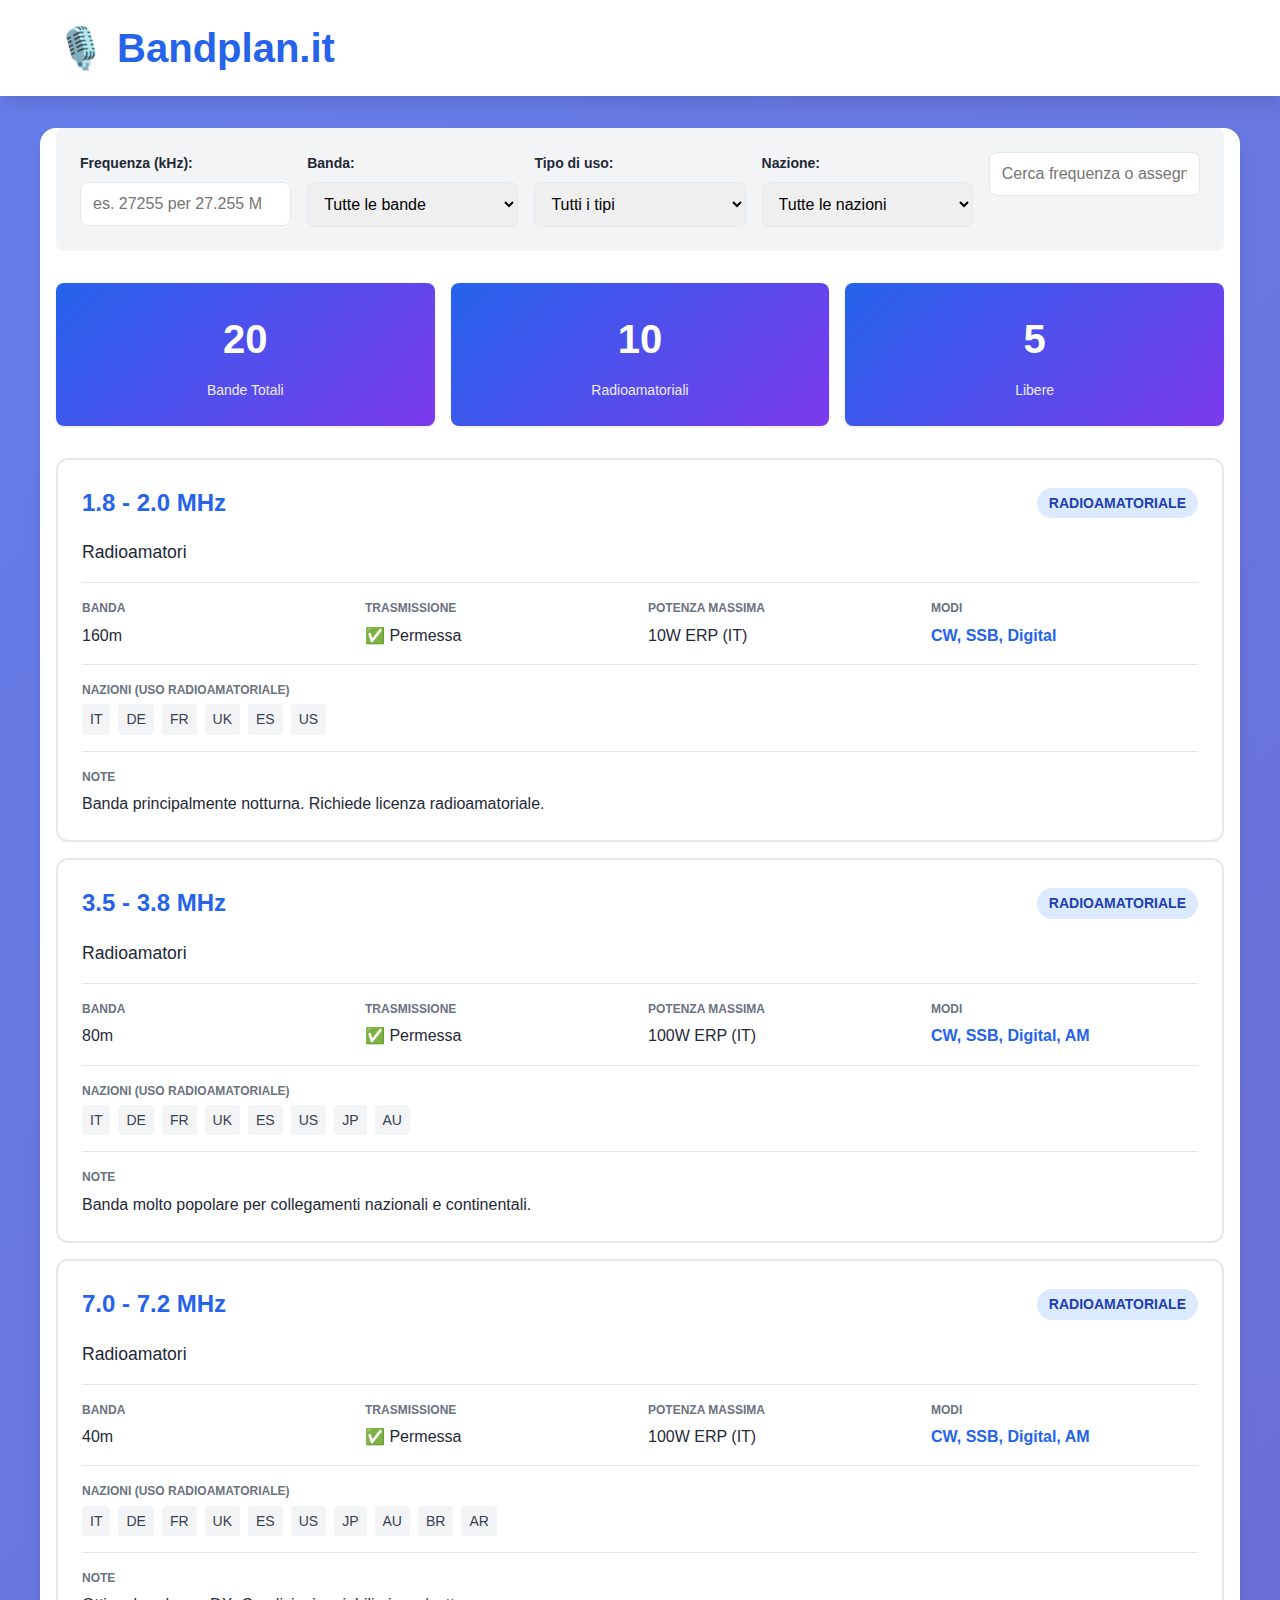
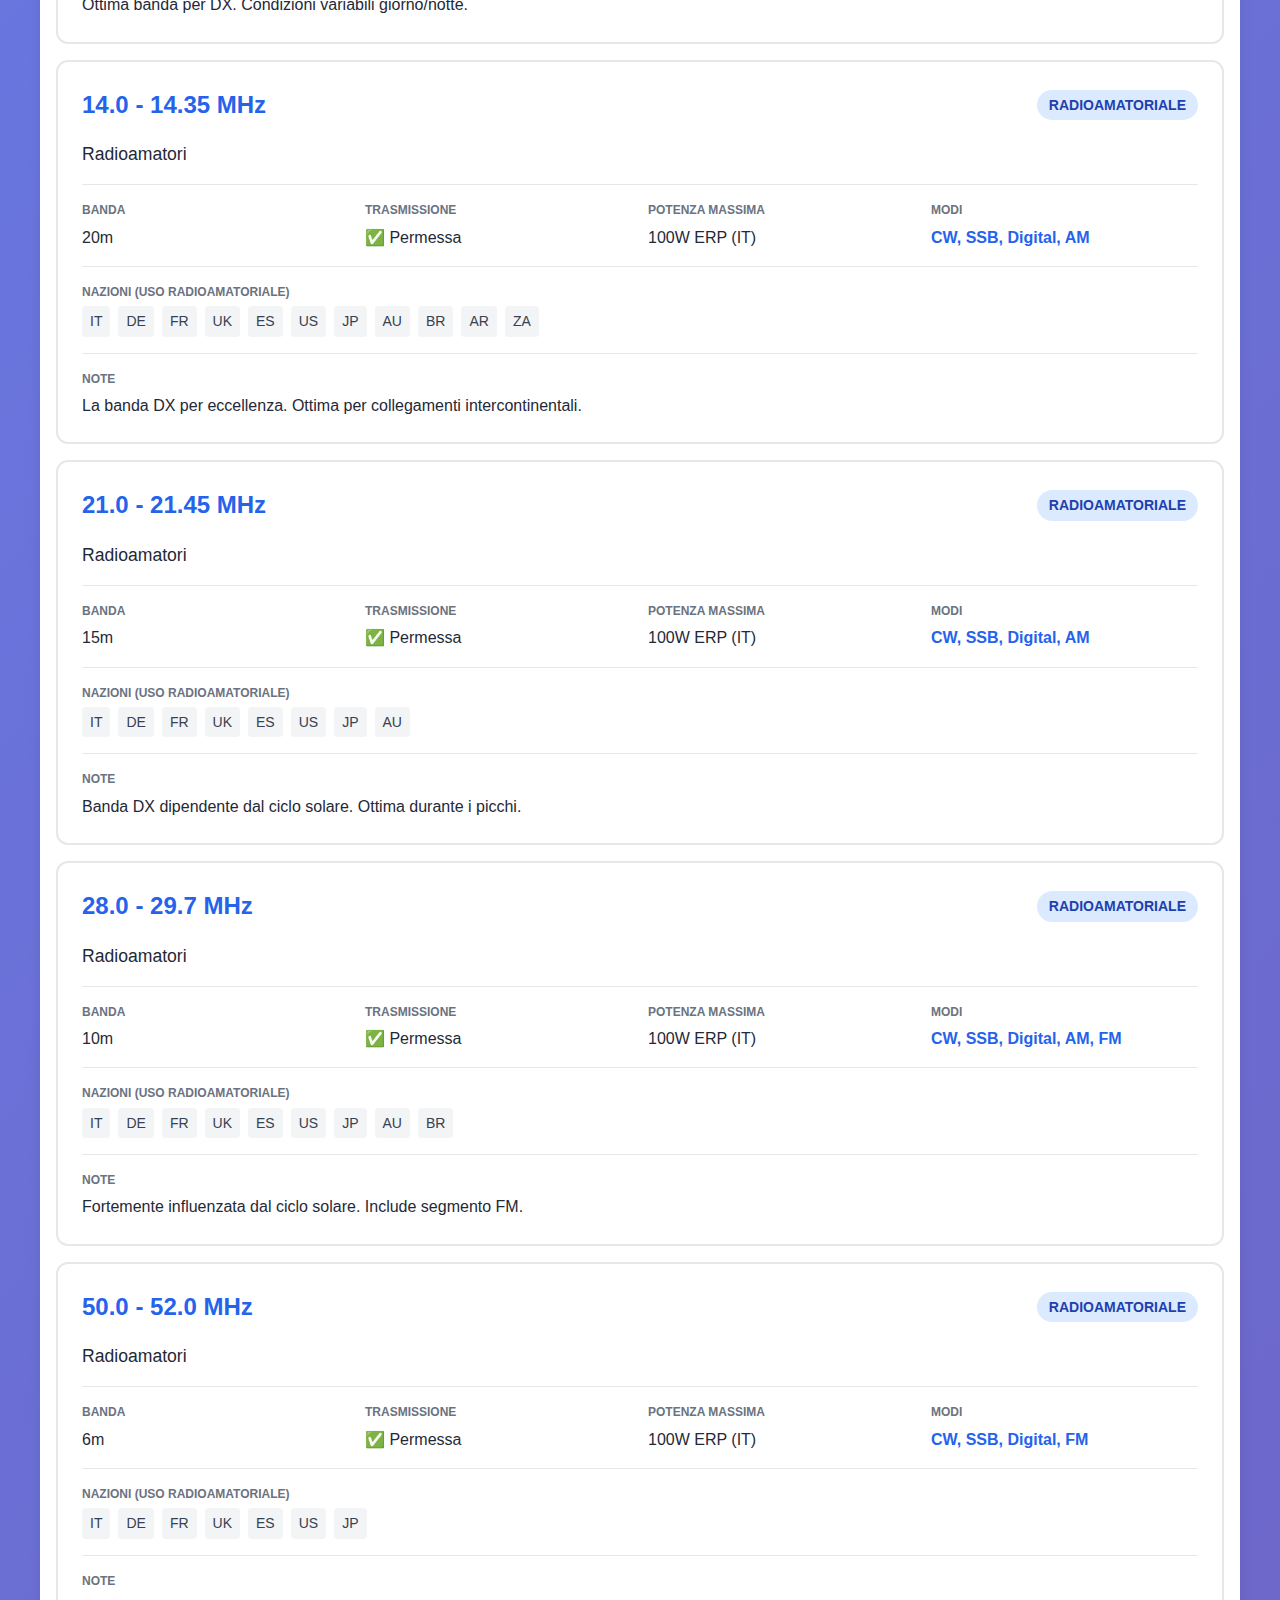
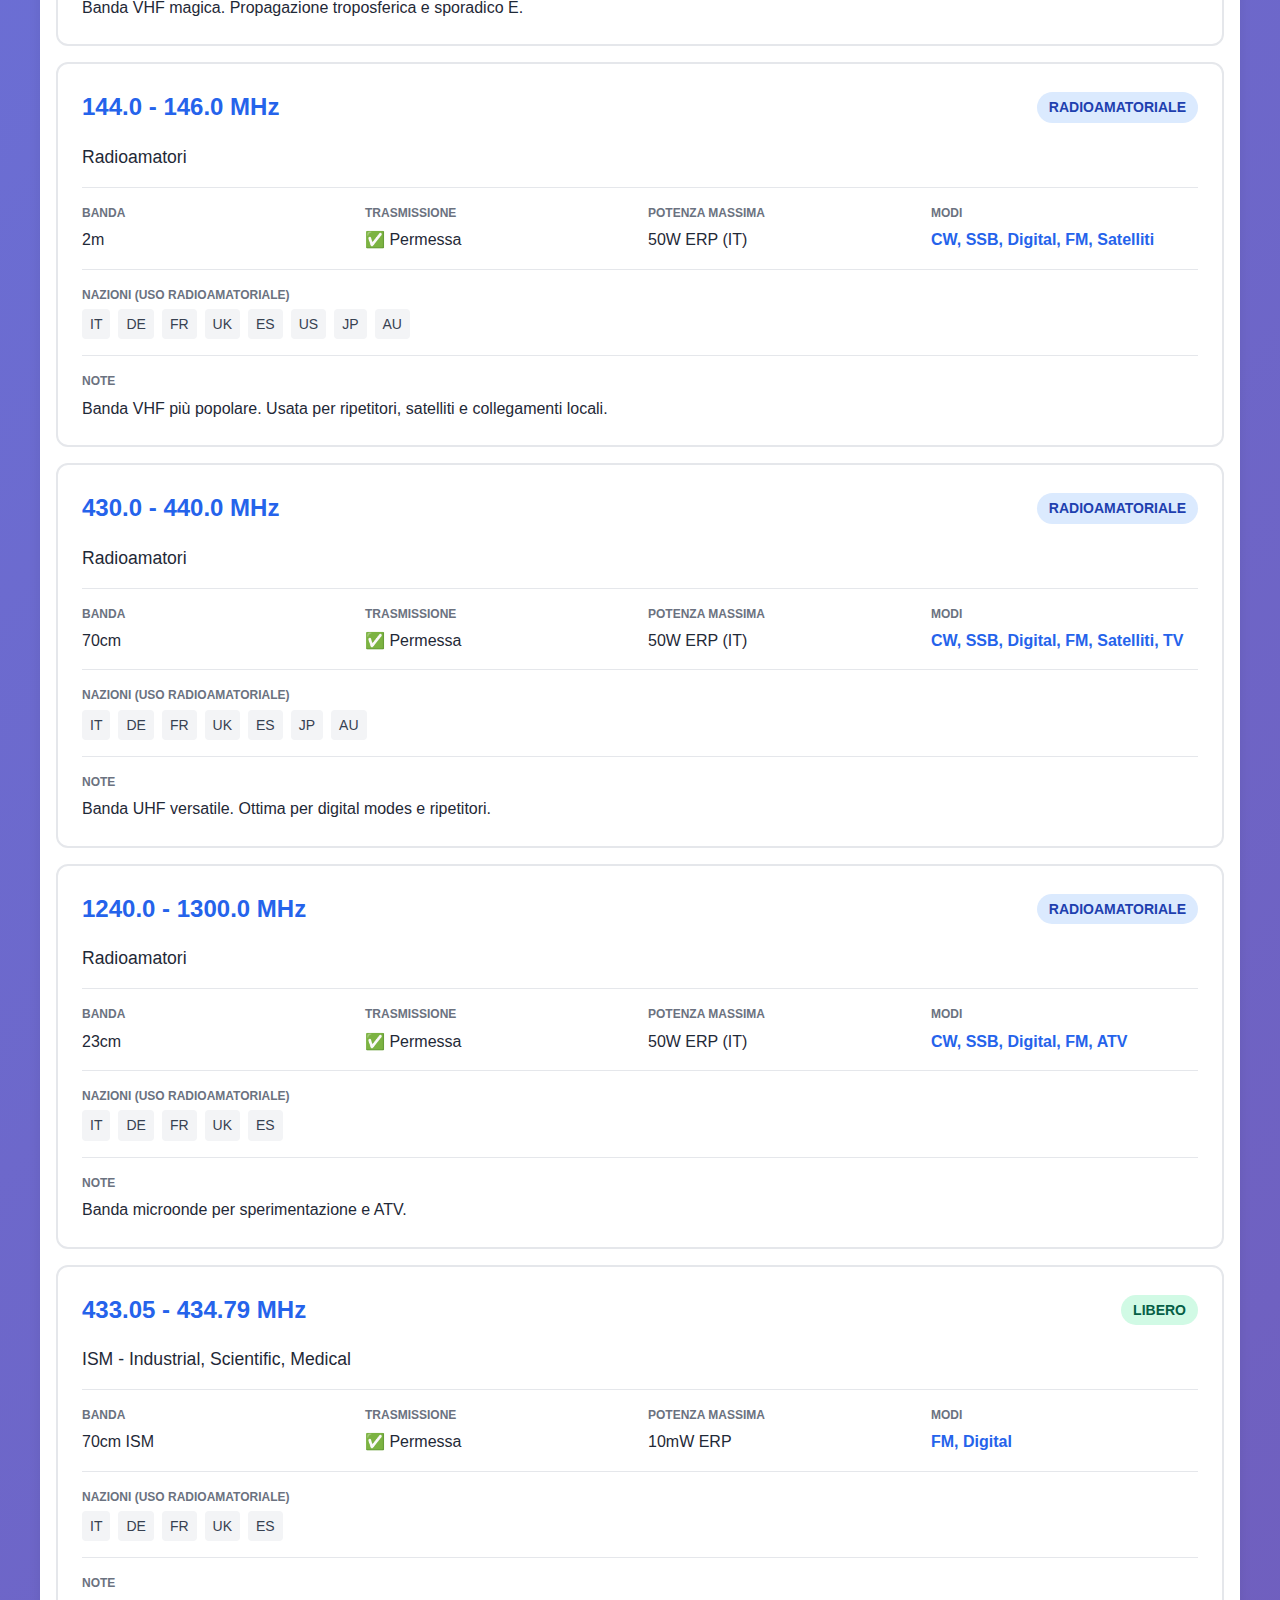
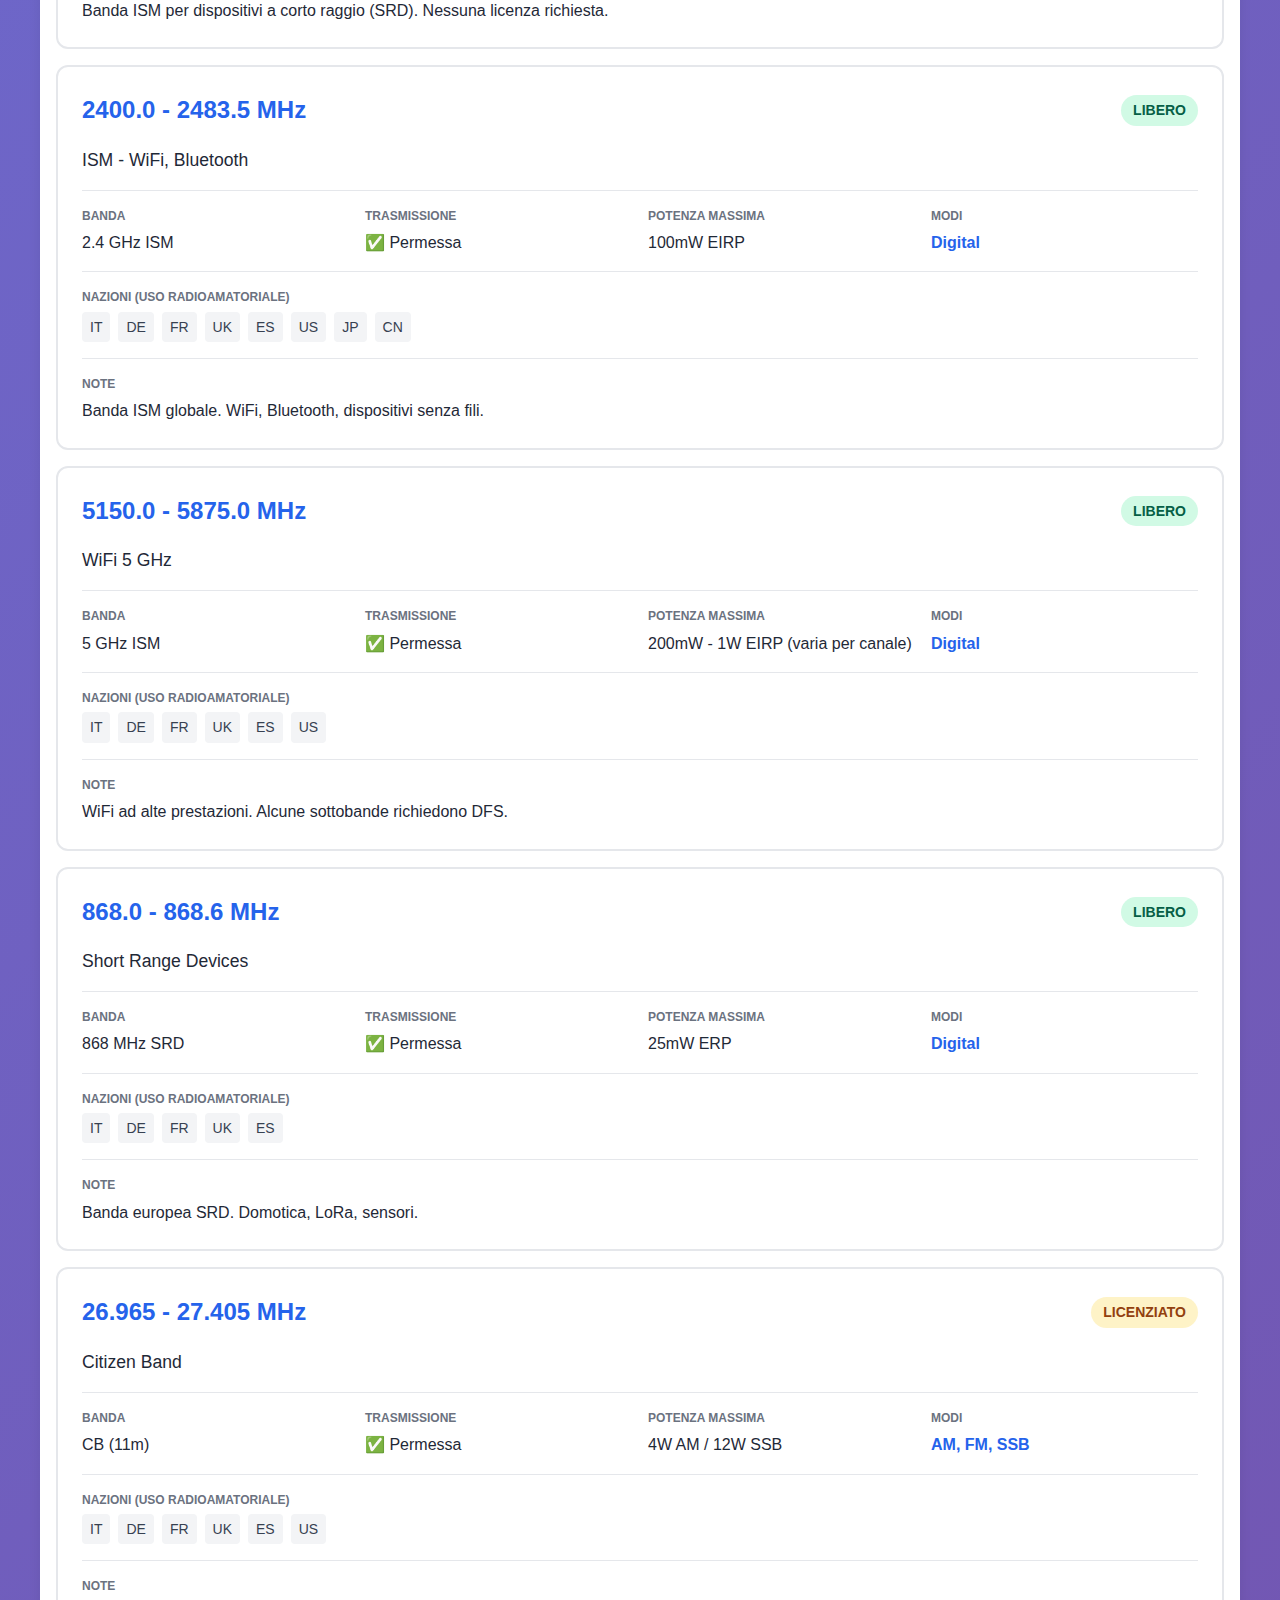
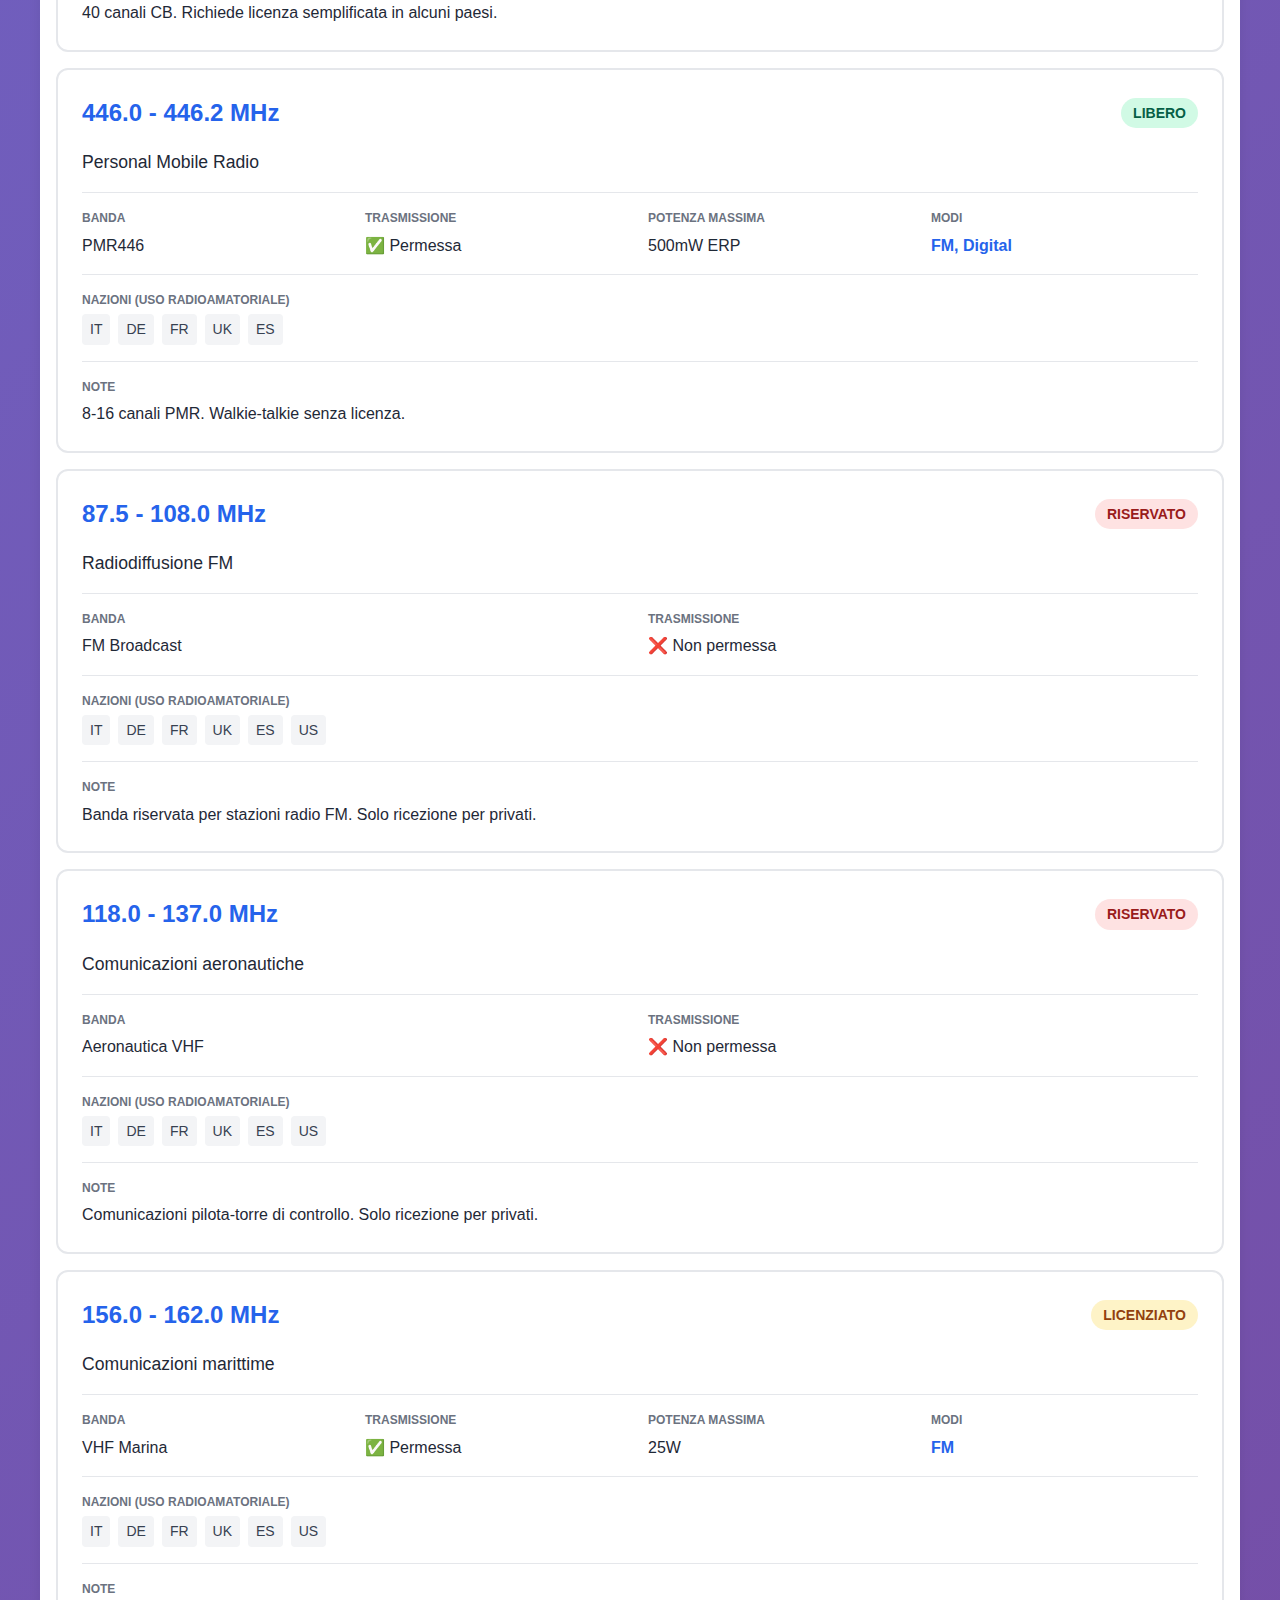
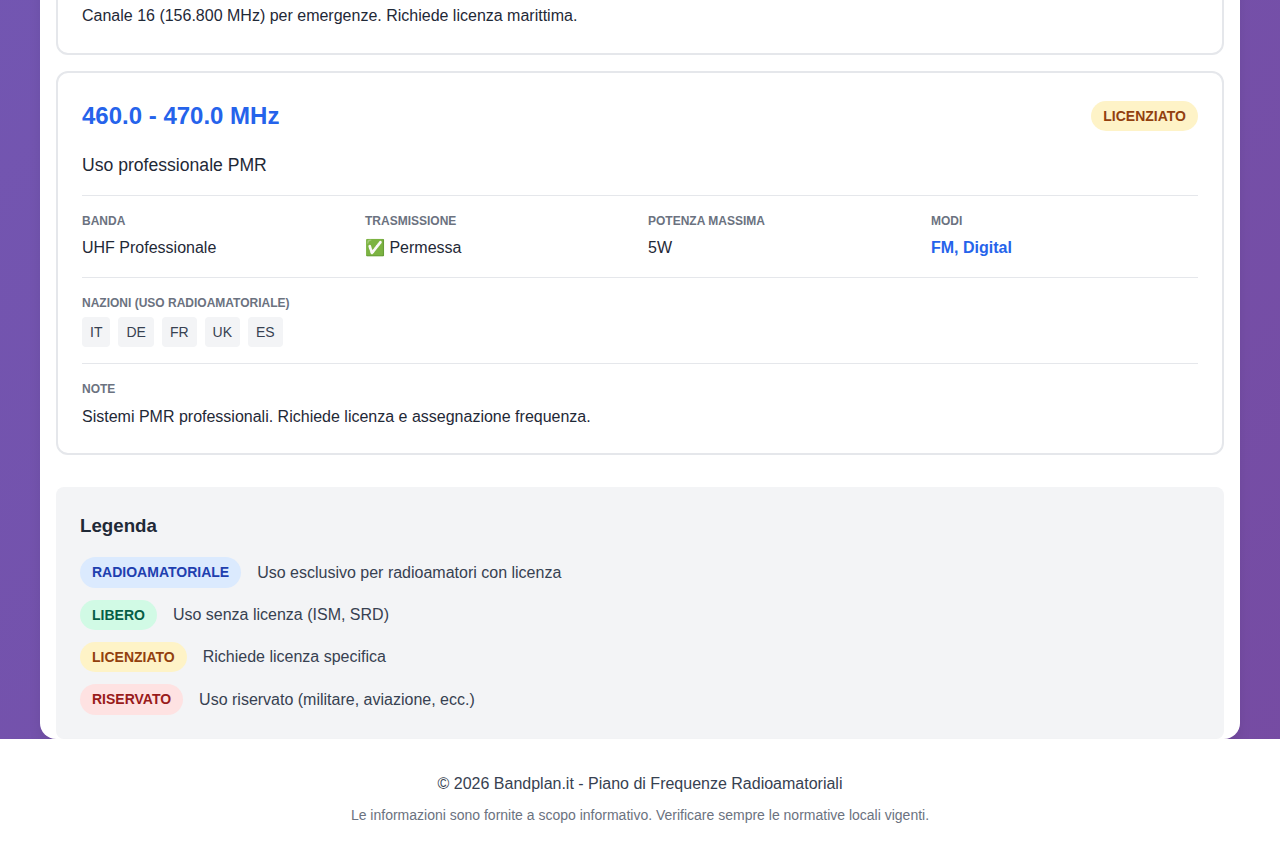
<file: index.html>
<!DOCTYPE html>
<html lang="it">
<head>
    <meta charset="UTF-8">
    <meta name="viewport" content="width=device-width, initial-scale=1.0">
    <title>Bandplan.it - Piano di Frequenze Radioamatoriali</title>
    <link rel="stylesheet" href="style.css">
    <!-- Single Page Apps for GitHub Pages redirect handling -->
    <script>
        // Simplified redirect handling to prevent loops
        (function(l) {
            // Only process if search starts with /?
            if (l.search && l.search[1] === '/' ) {
                // Decode the path from search parameter
                var decoded = l.search.slice(1).split('&').map(function(s) { 
                    return s.replace(/~and~/g, '&')
                }).join('?');
                
                // Only apply if the decoded path is valid (contains only digits for frequency)
                var pathMatch = decoded.match(/^\/(\d+)$/);
                if (pathMatch) {
                    window.history.replaceState(null, null,
                        l.pathname.slice(0, -1) + decoded + l.hash
                    );
                } else {
                    // Invalid path, redirect to home
                    window.history.replaceState(null, null, l.pathname.split('?')[0]);
                }
            }
        }(window.location))
    </script>
</head>
<body>
    <header>
        <div class="container">
            <h1>🎙️ Bandplan.it</h1>
        </div>
    </header>

    <main class="container">
        <section class="filters">
            <div class="filter-group">
                <label for="frequencyInput">Frequenza (kHz):</label>
                <input type="number" id="frequencyInput" placeholder="es. 27255 per 27.255 MHz" min="0" max="3000000" step="1">
            </div>
            <div class="filter-group">
                <label for="bandFilter">Banda:</label>
                <select id="bandFilter">
                    <option value="">Tutte le bande</option>
                </select>
            </div>
            <div class="filter-group">
                <label for="usageFilter">Tipo di uso:</label>
                <select id="usageFilter">
                    <option value="">Tutti i tipi</option>
                    <option value="radioamatoriale">Radioamatoriale</option>
                    <option value="libero">Libero</option>
                    <option value="licenziato">Licenziato</option>
                    <option value="riservato">Riservato</option>
                </select>
            </div>
            <div class="filter-group">
                <label for="countryFilter">Nazione:</label>
                <select id="countryFilter">
                    <option value="">Tutte le nazioni</option>
                </select>
            </div>
            <div class="filter-group">
                <input type="text" id="searchBox" placeholder="Cerca frequenza o assegnazione...">
            </div>
        </section>

        <section class="stats">
            <div class="stat-card" id="currentFreqCard" style="display: none;">
                <div class="stat-number" id="currentFreqDisplay">-</div>
                <div class="stat-label">Frequenza Corrente</div>
            </div>
            <div class="stat-card">
                <div class="stat-number" id="totalBands">0</div>
                <div class="stat-label">Bande Totali</div>
            </div>
            <div class="stat-card">
                <div class="stat-number" id="amateurBands">0</div>
                <div class="stat-label">Radioamatoriali</div>
            </div>
            <div class="stat-card">
                <div class="stat-number" id="freeBands">0</div>
                <div class="stat-label">Libere</div>
            </div>
        </section>

        <section class="band-list" id="bandList">
            <!-- Le bande verranno caricate dinamicamente qui -->
        </section>

        <section class="legend">
            <h3>Legenda</h3>
            <div class="legend-items">
                <div class="legend-item">
                    <span class="badge badge-radioamatoriale">Radioamatoriale</span>
                    <span>Uso esclusivo per radioamatori con licenza</span>
                </div>
                <div class="legend-item">
                    <span class="badge badge-libero">Libero</span>
                    <span>Uso senza licenza (ISM, SRD)</span>
                </div>
                <div class="legend-item">
                    <span class="badge badge-licenziato">Licenziato</span>
                    <span>Richiede licenza specifica</span>
                </div>
                <div class="legend-item">
                    <span class="badge badge-riservato">Riservato</span>
                    <span>Uso riservato (militare, aviazione, ecc.)</span>
                </div>
            </div>
        </section>
    </main>

    <footer>
        <div class="container">
            <p>&copy; 2026 Bandplan.it - Piano di Frequenze Radioamatoriali</p>
            <p class="disclaimer">Le informazioni sono fornite a scopo informativo. Verificare sempre le normative locali vigenti.</p>
        </div>
    </footer>

    <script src="app.js"></script>
</body>
</html>
</file>
<file: style.css>
:root {
    --primary-color: #2563eb;
    --secondary-color: #7c3aed;
    --success-color: #10b981;
    --warning-color: #f59e0b;
    --danger-color: #ef4444;
    --dark-color: #1f2937;
    --light-color: #f3f4f6;
    --white: #ffffff;
    --text-color: #374151;
    --border-color: #e5e7eb;
    --shadow: 0 1px 3px rgba(0, 0, 0, 0.1);
    --shadow-lg: 0 10px 15px -3px rgba(0, 0, 0, 0.1);
}

* {
    margin: 0;
    padding: 0;
    box-sizing: border-box;
}

body {
    font-family: -apple-system, BlinkMacSystemFont, 'Segoe UI', Roboto, 'Helvetica Neue', Arial, sans-serif;
    line-height: 1.6;
    color: var(--text-color);
    background: linear-gradient(135deg, #667eea 0%, #764ba2 100%);
    min-height: 100vh;
}

.container {
    max-width: 1200px;
    margin: 0 auto;
    padding: 0 1rem;
}

header {
    background: var(--white);
    box-shadow: var(--shadow-lg);
    padding: 1rem 0;
    margin-bottom: 2rem;
}

header h1 {
    color: var(--primary-color);
    font-size: 2.5rem;
    margin-bottom: 0;
}

.subtitle {
    color: var(--text-color);
    font-size: 1.1rem;
    opacity: 0.8;
}

main {
    background: var(--white);
    border-radius: 1rem;
    padding: 2rem;
    box-shadow: var(--shadow-lg);
    margin-bottom: 2rem;
}

.filters {
    display: grid;
    grid-template-columns: repeat(auto-fit, minmax(200px, 1fr));
    gap: 1rem;
    margin-bottom: 2rem;
    padding: 1.5rem;
    background: var(--light-color);
    border-radius: 0.5rem;
}

.filter-group {
    display: flex;
    flex-direction: column;
    gap: 0.5rem;
}

.filter-group label {
    font-weight: 600;
    font-size: 0.875rem;
    color: var(--dark-color);
}

.filter-group select,
.filter-group input {
    padding: 0.75rem;
    border: 1px solid var(--border-color);
    border-radius: 0.5rem;
    font-size: 1rem;
    transition: all 0.3s;
}

.filter-group select:focus,
.filter-group input:focus {
    outline: none;
    border-color: var(--primary-color);
    box-shadow: 0 0 0 3px rgba(37, 99, 235, 0.1);
}

.stats {
    display: grid;
    grid-template-columns: repeat(auto-fit, minmax(150px, 1fr));
    gap: 1rem;
    margin-bottom: 2rem;
}

.stat-card {
    background: linear-gradient(135deg, var(--primary-color) 0%, var(--secondary-color) 100%);
    color: var(--white);
    padding: 1.5rem;
    border-radius: 0.5rem;
    text-align: center;
    box-shadow: var(--shadow);
}

#currentFreqCard {
    background: linear-gradient(135deg, #f59e0b 0%, #ea580c 100%);
}

.stat-number {
    font-size: 2.5rem;
    font-weight: bold;
    margin-bottom: 0.5rem;
}

#currentFreqDisplay {
    font-size: 1.8rem;
    word-break: break-word;
}

.stat-label {
    font-size: 0.875rem;
    opacity: 0.9;
}

.band-list {
    display: grid;
    gap: 1rem;
    margin-bottom: 2rem;
}

.band-card {
    background: var(--white);
    border: 2px solid var(--border-color);
    border-radius: 0.75rem;
    padding: 1.5rem;
    transition: all 0.3s;
}

.band-card:hover {
    border-color: var(--primary-color);
    box-shadow: var(--shadow-lg);
    transform: translateY(-2px);
}

.band-header {
    display: flex;
    justify-content: space-between;
    align-items: center;
    margin-bottom: 1rem;
    flex-wrap: wrap;
    gap: 0.5rem;
}

.band-frequency {
    font-size: 1.5rem;
    font-weight: bold;
    color: var(--primary-color);
}

.badge {
    display: inline-block;
    padding: 0.25rem 0.75rem;
    border-radius: 1rem;
    font-size: 0.875rem;
    font-weight: 600;
    text-transform: uppercase;
}

.badge-radioamatoriale {
    background: #dbeafe;
    color: #1e40af;
}

.badge-libero {
    background: #d1fae5;
    color: #065f46;
}

.badge-licenziato {
    background: #fef3c7;
    color: #92400e;
}

.badge-riservato {
    background: #fee2e2;
    color: #991b1b;
}

.band-assignment {
    font-size: 1.1rem;
    color: var(--dark-color);
    margin-bottom: 0.5rem;
}

.band-details {
    display: grid;
    grid-template-columns: repeat(auto-fit, minmax(200px, 1fr));
    gap: 1rem;
    margin-top: 1rem;
    padding-top: 1rem;
    border-top: 1px solid var(--border-color);
}

.detail-item {
    display: flex;
    flex-direction: column;
    gap: 0.25rem;
}

.detail-label {
    font-size: 0.75rem;
    text-transform: uppercase;
    color: #6b7280;
    font-weight: 600;
}

.detail-value {
    font-size: 1rem;
    color: var(--dark-color);
}

.specific-frequency-info {
    background: #fef3c7;
    padding: 0.75rem;
    border-radius: 0.5rem;
    margin: 0.5rem 0;
    border-left: 4px solid #f59e0b;
}

.modes-display {
    font-weight: 600;
    color: var(--primary-color);
}

.countries {
    display: flex;
    flex-wrap: wrap;
    gap: 0.5rem;
}

.country-tag {
    background: var(--light-color);
    padding: 0.25rem 0.5rem;
    border-radius: 0.25rem;
    font-size: 0.875rem;
    font-family: 'Segoe UI Emoji', 'Apple Color Emoji', 'Noto Color Emoji', sans-serif;
}

/* Frequency page specific styles */
.frequency-page-header {
    margin-bottom: 1.5rem;
    padding-bottom: 1.5rem;
    border-bottom: 2px solid var(--border-color);
}

.frequency-page-header h2 {
    color: var(--primary-color);
    font-size: 2rem;
    margin-bottom: 1rem;
    text-align: center;
}

.channel-info {
    text-align: center;
    font-size: 1.3rem;
    font-weight: 600;
    color: var(--secondary-color);
    margin-bottom: 1rem;
    padding: 0.75rem;
    background: linear-gradient(135deg, #e0e7ff 0%, #ddd6fe 100%);
    border-radius: 0.5rem;
}

.frequency-navigation {
    display: flex;
    gap: 1rem;
    margin-top: 1.5rem;
    justify-content: center;
    flex-wrap: wrap;
}

.nav-button {
    padding: 0.75rem 1.5rem;
    background: linear-gradient(135deg, var(--primary-color) 0%, var(--secondary-color) 100%);
    color: var(--white);
    border: none;
    border-radius: 0.5rem;
    font-size: 1rem;
    font-weight: 600;
    cursor: pointer;
    transition: all 0.3s;
    box-shadow: var(--shadow);
}

.nav-button:hover {
    transform: translateY(-2px);
    box-shadow: var(--shadow-lg);
}

.nav-button:active {
    transform: translateY(0);
}

.prev-button {
    background: linear-gradient(135deg, #6366f1 0%, #8b5cf6 100%);
}

.next-button {
    background: linear-gradient(135deg, #8b5cf6 0%, #a855f7 100%);
}

.transmission-status {
    background: var(--light-color);
    padding: 1.5rem;
    border-radius: 0.75rem;
    margin-top: 1rem;
}

.status-question {
    margin-bottom: 1rem;
}

.status-question h3 {
    color: var(--dark-color);
    font-size: 1.3rem;
    text-align: center;
}

.status-answer {
    display: flex;
    align-items: center;
    justify-content: center;
    gap: 1rem;
    padding: 1rem;
    font-size: 1.5rem;
    font-weight: bold;
}

.status-icon {
    font-size: 3rem;
}

.status-text {
    font-size: 2rem;
}

.status-reason {
    text-align: center;
    padding: 1rem;
    margin-top: 0.5rem;
    font-size: 1rem;
    line-height: 1.6;
}

/* Traffic light status colors */
.transmission-status.allowed {
    background: linear-gradient(135deg, #d1fae5 0%, #a7f3d0 100%);
    border: 2px solid var(--success-color);
}

.transmission-status.allowed .status-text {
    color: #065f46;
}

.transmission-status.license-required {
    background: linear-gradient(135deg, #fef3c7 0%, #fde68a 100%);
    border: 2px solid var(--warning-color);
}

.transmission-status.license-required .status-text {
    color: #92400e;
}

.transmission-status.forbidden {
    background: linear-gradient(135deg, #fee2e2 0%, #fecaca 100%);
    border: 2px solid var(--danger-color);
}

.transmission-status.forbidden .status-text {
    color: #991b1b;
}

.transmission-status.unknown {
    background: linear-gradient(135deg, #e5e7eb 0%, #d1d5db 100%);
    border: 2px solid #9ca3af;
}

.transmission-status.unknown .status-text {
    color: #4b5563;
}

.legend {
    background: var(--light-color);
    padding: 1.5rem;
    border-radius: 0.5rem;
}

.legend h3 {
    color: var(--dark-color);
    margin-bottom: 1rem;
}

.legend-items {
    display: grid;
    gap: 0.75rem;
}

.legend-item {
    display: flex;
    align-items: center;
    gap: 1rem;
}

footer {
    background: var(--white);
    padding: 2rem 0;
    text-align: center;
    box-shadow: var(--shadow-lg);
}

footer p {
    margin-bottom: 0.5rem;
}

.disclaimer {
    font-size: 0.875rem;
    color: #6b7280;
}

.no-results {
    text-align: center;
    padding: 3rem;
    color: #6b7280;
}

.no-results p {
    font-size: 1.25rem;
    margin-bottom: 0.5rem;
}

@media (max-width: 768px) {
    header h1 {
        font-size: 2rem;
    }

    .filters {
        grid-template-columns: 1fr;
    }

    .band-frequency {
        font-size: 1.25rem;
    }

    .stat-number {
        font-size: 2rem;
    }
}
</file>
